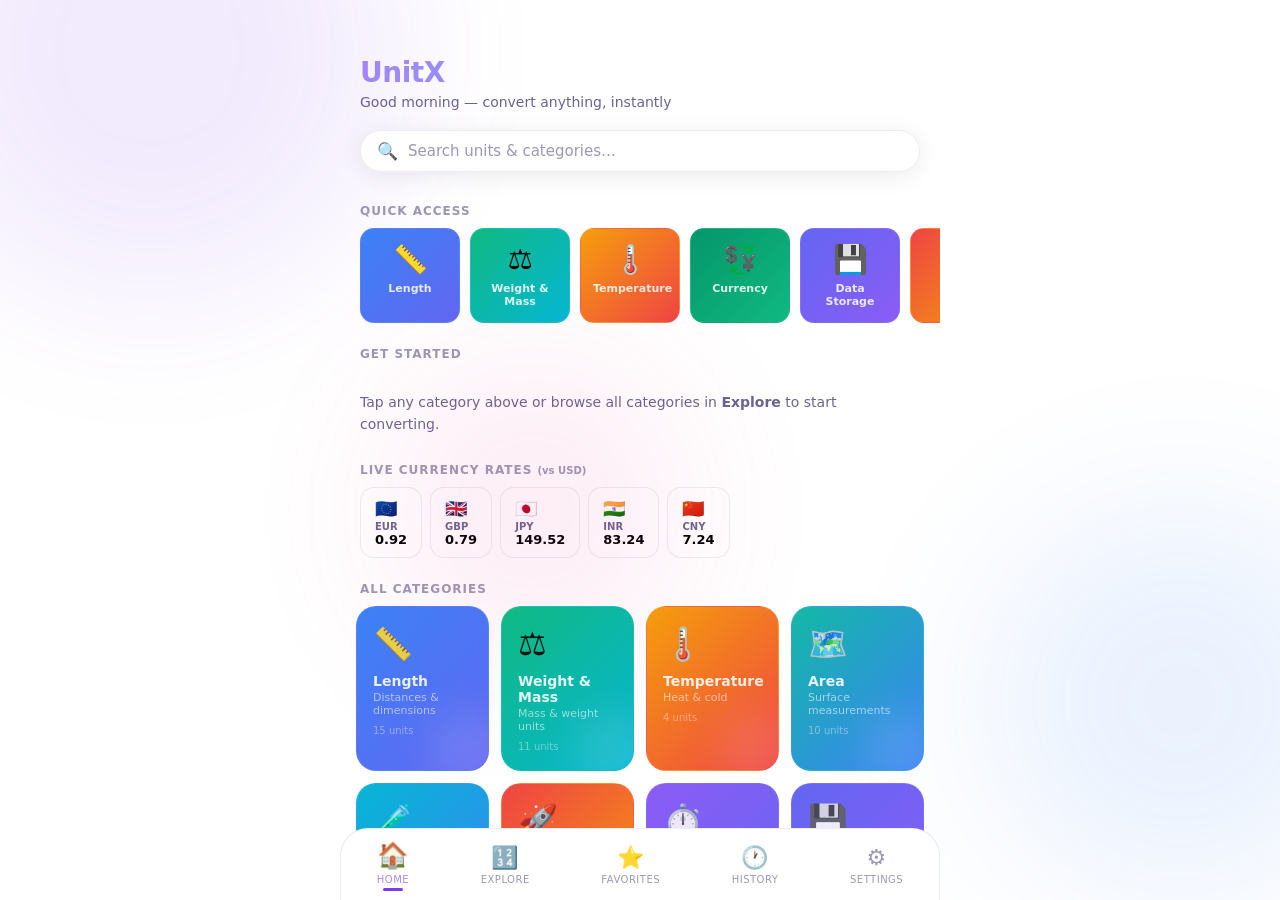
<file: index.html>
<!DOCTYPE html>
<html lang="en">
<head>
  <meta charset="UTF-8" />
  <meta name="viewport" content="width=device-width, initial-scale=1.0, viewport-fit=cover, maximum-scale=1.0" />
  <meta name="theme-color" content="#6c63ff" />
  <meta name="description" content="UnitX — The most powerful all-in-one unit converter" />
  <meta name="mobile-web-app-capable" content="yes" />
  <meta name="apple-mobile-web-app-capable" content="yes" />
  <meta name="apple-mobile-web-app-status-bar-style" content="default" />
  <meta name="apple-mobile-web-app-title" content="UnitX" />
  <title>UnitX — Unit Converter</title>
  <link rel="manifest" href="manifest.json" />
  <link rel="stylesheet" href="styles.css" />
  <link rel="icon" href="icons/icon-192.png" />
  <link rel="apple-touch-icon" href="icons/icon-192.png" />
</head>
<body>
  <div id="app" class="light">
    <div class="bg-orbs">
      <div class="orb orb-1"></div>
      <div class="orb orb-2"></div>
      <div class="orb orb-3"></div>
    </div>
    <main id="main-content"></main>
    <nav id="bottom-nav"></nav>
    <div id="toast" class="toast" aria-live="polite"></div>
    <div id="modal-overlay" class="modal-overlay hidden"></div>
  </div>
  <script src="converters.js"></script>
  <script src="app.js"></script>
</body>
</html>
</file>
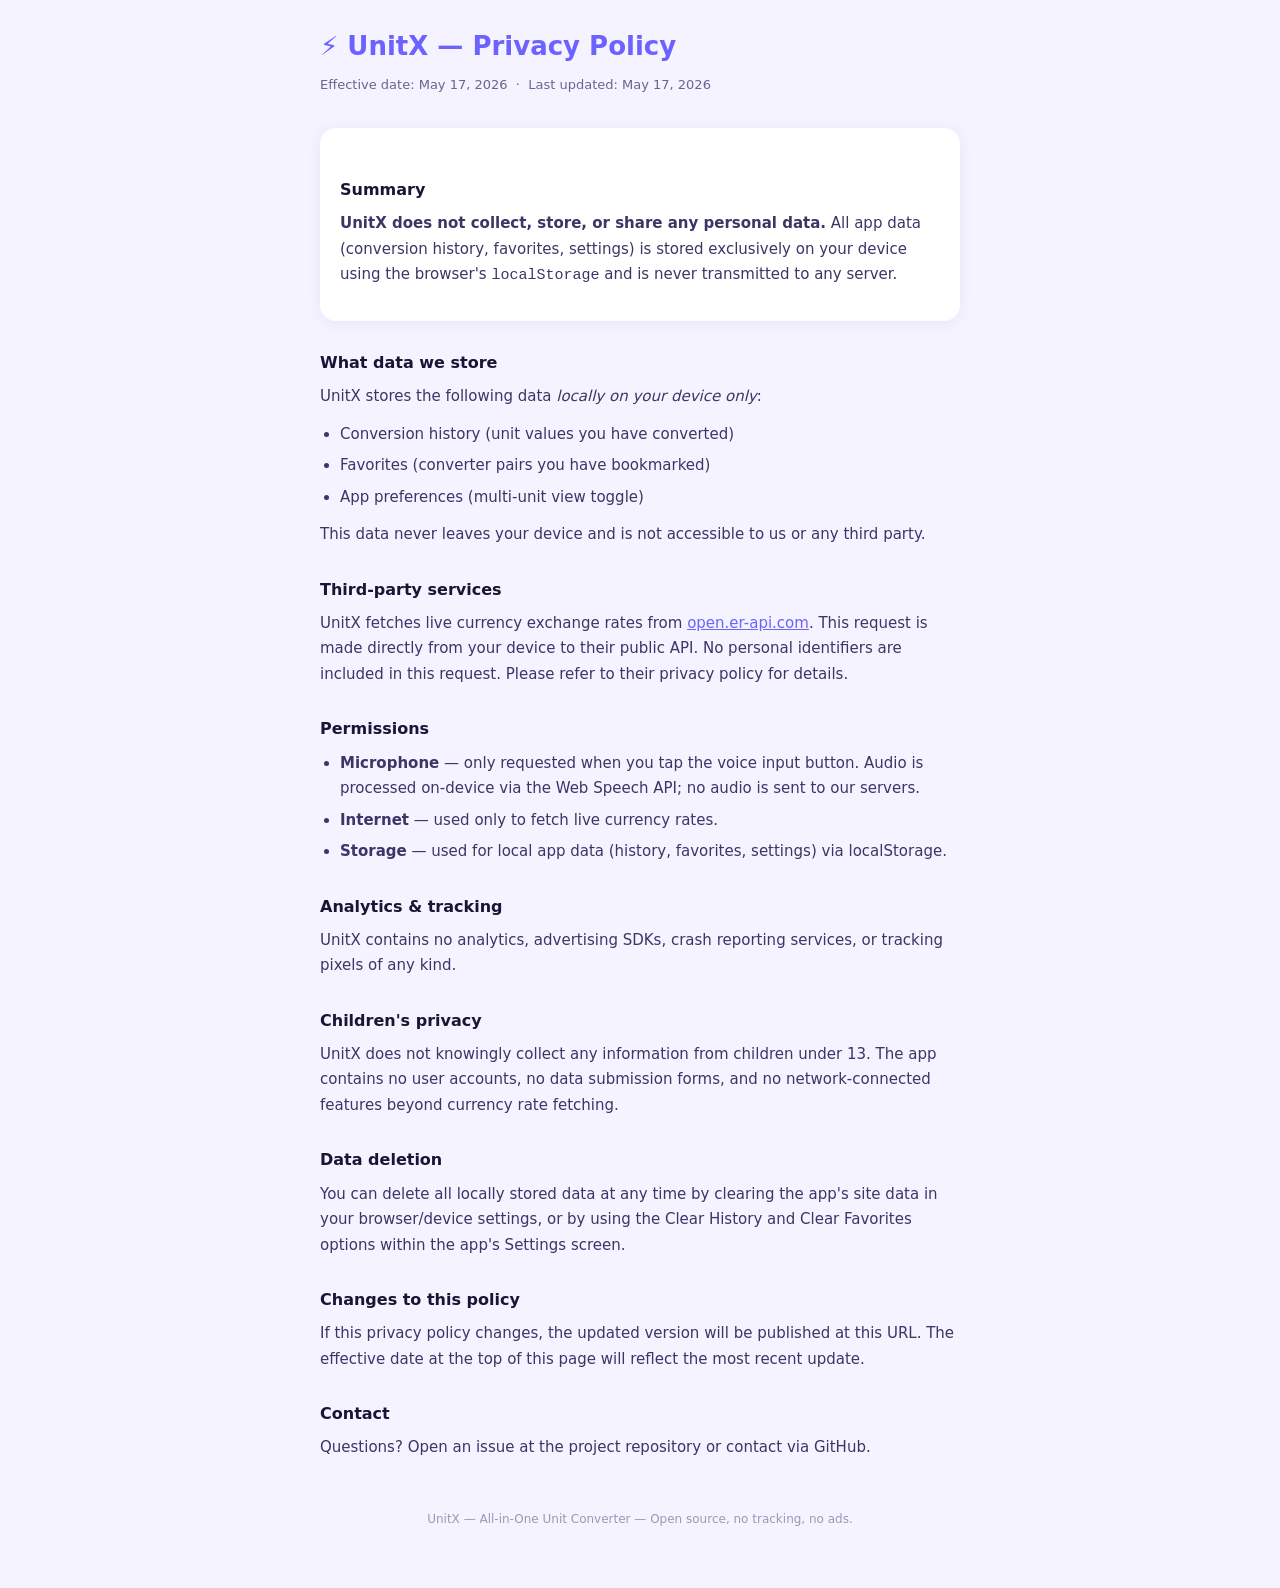
<file: privacy.html>
<!DOCTYPE html>
<html lang="en">
<head>
  <meta charset="UTF-8" />
  <meta name="viewport" content="width=device-width, initial-scale=1.0" />
  <title>Privacy Policy — UnitX</title>
  <style>
    :root { --accent: #6c63ff; }
    * { box-sizing: border-box; margin: 0; padding: 0; }
    body {
      font-family: -apple-system, BlinkMacSystemFont, 'Segoe UI', system-ui, sans-serif;
      background: #f4f3ff;
      color: #1a1535;
      padding: 24px 20px 60px;
      max-width: 680px;
      margin: 0 auto;
      line-height: 1.7;
    }
    header { margin-bottom: 32px; }
    header h1 { font-size: 26px; font-weight: 800; color: var(--accent); margin-bottom: 6px; }
    header p  { font-size: 13px; color: #6b6490; }
    h2 { font-size: 16px; font-weight: 700; margin: 28px 0 8px; color: #1a1535; }
    p  { font-size: 15px; color: #3d3566; margin-bottom: 12px; }
    ul { padding-left: 20px; margin-bottom: 12px; }
    li { font-size: 15px; color: #3d3566; margin-bottom: 6px; }
    a  { color: var(--accent); }
    .card {
      background: #fff;
      border-radius: 16px;
      padding: 20px;
      margin-top: 8px;
      box-shadow: 0 2px 16px rgba(0,0,0,.06);
    }
    footer { margin-top: 48px; font-size: 12px; color: #9c98b4; text-align: center; }
  </style>
</head>
<body>
  <header>
    <h1>⚡ UnitX — Privacy Policy</h1>
    <p>Effective date: May 17, 2026 &nbsp;·&nbsp; Last updated: May 17, 2026</p>
  </header>

  <div class="card">
    <h2>Summary</h2>
    <p><strong>UnitX does not collect, store, or share any personal data.</strong> All app data (conversion history, favorites, settings) is stored exclusively on your device using the browser's <code>localStorage</code> and is never transmitted to any server.</p>
  </div>

  <h2>What data we store</h2>
  <p>UnitX stores the following data <em>locally on your device only</em>:</p>
  <ul>
    <li>Conversion history (unit values you have converted)</li>
    <li>Favorites (converter pairs you have bookmarked)</li>
    <li>App preferences (multi-unit view toggle)</li>
  </ul>
  <p>This data never leaves your device and is not accessible to us or any third party.</p>

  <h2>Third-party services</h2>
  <p>UnitX fetches live currency exchange rates from <a href="https://open.er-api.com" target="_blank" rel="noopener">open.er-api.com</a>. This request is made directly from your device to their public API. No personal identifiers are included in this request. Please refer to their privacy policy for details.</p>

  <h2>Permissions</h2>
  <ul>
    <li><strong>Microphone</strong> — only requested when you tap the voice input button. Audio is processed on-device via the Web Speech API; no audio is sent to our servers.</li>
    <li><strong>Internet</strong> — used only to fetch live currency rates.</li>
    <li><strong>Storage</strong> — used for local app data (history, favorites, settings) via localStorage.</li>
  </ul>

  <h2>Analytics &amp; tracking</h2>
  <p>UnitX contains no analytics, advertising SDKs, crash reporting services, or tracking pixels of any kind.</p>

  <h2>Children's privacy</h2>
  <p>UnitX does not knowingly collect any information from children under 13. The app contains no user accounts, no data submission forms, and no network-connected features beyond currency rate fetching.</p>

  <h2>Data deletion</h2>
  <p>You can delete all locally stored data at any time by clearing the app's site data in your browser/device settings, or by using the Clear History and Clear Favorites options within the app's Settings screen.</p>

  <h2>Changes to this policy</h2>
  <p>If this privacy policy changes, the updated version will be published at this URL. The effective date at the top of this page will reflect the most recent update.</p>

  <h2>Contact</h2>
  <p>Questions? Open an issue at the project repository or contact via GitHub.</p>

  <footer>UnitX &mdash; All-in-One Unit Converter &mdash; Open source, no tracking, no ads.</footer>
</body>
</html>
</file>
<file: styles.css>
/* ============================================================
   UnitX — Design System & Styles
   ============================================================ */

/* ---- Custom Properties ---- */
:root {
  --accent:        #7c3aed;
  --accent-light:  #a78bfa;
  --accent-dark:   #5b21b6;
  --accent-glow:   rgba(124,58,237,.35);
  --accent-soft:   rgba(124,58,237,.12);

  --green:  #10b981;
  --blue:   #3b82f6;
  --orange: #f59e0b;
  --red:    #ef4444;
  --pink:   #ec4899;
  --cyan:   #06b6d4;

  --radius-sm:  8px;
  --radius-md:  14px;
  --radius-lg:  20px;
  --radius-xl:  28px;
  --radius-2xl: 40px;

  --nav-h: 72px;
  --safe-bottom: env(safe-area-inset-bottom, 0px);

  --font: -apple-system, BlinkMacSystemFont, 'Segoe UI', system-ui, sans-serif;
  --mono: 'SF Mono', 'Cascadia Code', 'Fira Code', monospace;

  --ease: cubic-bezier(.4,0,.2,1);
  --spring: cubic-bezier(.34,1.56,.64,1);
}

/* ---- Dark Mode (default) ---- */
.dark {
  --bg:        #0a0a12;
  --bg2:       #11111e;
  --bg3:       #181826;
  --card:      rgba(255,255,255,.04);
  --card-solid:#16162a;
  --border:    rgba(255,255,255,.07);
  --border2:   rgba(255,255,255,.12);
  --text:      #f1f0ff;
  --text2:     #9590b8;
  --text3:     #5d5878;
  --shadow:    0 4px 32px rgba(0,0,0,.6);
  --shadow-lg: 0 20px 60px rgba(0,0,0,.8);
  --glass:     rgba(255,255,255,.04);
  --glass-b:   rgba(255,255,255,.08);
}

/* ---- Light Mode ---- */
.light {
  --bg:        #f4f3ff;
  --bg2:       #ffffff;
  --bg3:       #ede9fe;
  --card:      rgba(255,255,255,.8);
  --card-solid:#ffffff;
  --border:    rgba(0,0,0,.07);
  --border2:   rgba(0,0,0,.13);
  --text:      #1a1535;
  --text2:     #6b6490;
  --text3:     #9c98b4;
  --shadow:    0 4px 24px rgba(0,0,0,.08);
  --shadow-lg: 0 20px 60px rgba(0,0,0,.14);
  --glass:     rgba(255,255,255,.7);
  --glass-b:   rgba(255,255,255,.9);
}

/* ---- Reset ---- */
*, *::before, *::after { box-sizing: border-box; margin: 0; padding: 0; }
html { font-size: 16px; -webkit-tap-highlight-color: transparent; scroll-behavior: smooth; }
body { background: var(--bg); color: var(--text); font-family: var(--font); overflow: hidden; height: 100dvh; }
button { cursor: pointer; border: none; background: none; font-family: inherit; color: inherit; }
input { font-family: inherit; color: inherit; background: none; border: none; outline: none; }
ul, ol { list-style: none; }
a { color: inherit; text-decoration: none; }
img, svg { display: block; }

/* ---- App Shell ---- */
#app { position: relative; width: 100%; height: 100dvh; overflow: hidden; display: flex; flex-direction: column; }
#main-content {
  flex: 1;
  overflow-y: auto;
  overflow-x: hidden;
  -webkit-overflow-scrolling: touch;
  scrollbar-width: thin;
  scrollbar-color: var(--border2) transparent;
  padding-bottom: calc(var(--nav-h) + var(--safe-bottom) + 12px);
}
#main-content::-webkit-scrollbar { width: 4px; }
#main-content::-webkit-scrollbar-track { background: transparent; }
#main-content::-webkit-scrollbar-thumb { background: var(--border2); border-radius: 2px; }

/* ---- Background Orbs ---- */
.bg-orbs { position: fixed; inset: 0; pointer-events: none; z-index: 0; overflow: hidden; }
.orb {
  position: absolute;
  border-radius: 50%;
  filter: blur(80px);
  opacity: .18;
  animation: orb-drift 20s ease-in-out infinite alternate;
}
.orb-1 { width: 500px; height: 500px; background: #7c3aed; top: -200px; left: -100px; animation-delay: 0s; }
.orb-2 { width: 400px; height: 400px; background: #3b82f6; bottom: 0; right: -100px; animation-delay: -7s; }
.orb-3 { width: 300px; height: 300px; background: #ec4899; top: 40%; left: 30%; animation-delay: -14s; }
.light .orb { opacity: .1; }
@keyframes orb-drift {
  from { transform: translate(0,0) scale(1); }
  to   { transform: translate(30px,40px) scale(1.1); }
}

/* ---- Bottom Nav ---- */
#bottom-nav {
  position: fixed;
  bottom: 0; left: 0; right: 0;
  height: calc(var(--nav-h) + var(--safe-bottom));
  padding-bottom: var(--safe-bottom);
  background: var(--bg2);
  border-top: 1px solid var(--border);
  display: flex;
  align-items: center;
  justify-content: space-around;
  z-index: 100;
  backdrop-filter: blur(20px);
  -webkit-backdrop-filter: blur(20px);
}
.nav-item {
  display: flex; flex-direction: column; align-items: center;
  gap: 4px; padding: 8px 16px;
  border-radius: var(--radius-md);
  transition: all .2s var(--ease);
  position: relative;
  color: var(--text3);
  font-size: 10px; font-weight: 500;
  text-transform: uppercase; letter-spacing: .5px;
  min-width: 60px;
}
.nav-item .nav-icon { font-size: 22px; transition: transform .3s var(--spring); }
.nav-item.active { color: var(--accent-light); }
.nav-item.active .nav-icon { transform: scale(1.15) translateY(-2px); }
.nav-item.active::after {
  content: '';
  position: absolute;
  bottom: 2px; left: 50%; transform: translateX(-50%);
  width: 20px; height: 3px;
  background: var(--accent);
  border-radius: 2px;
}
.nav-item:active { transform: scale(.92); }

/* ---- Screens ---- */
.screen { animation: screen-in .3s var(--ease); min-height: 100%; }
@keyframes screen-in {
  from { opacity: 0; transform: translateY(8px); }
  to   { opacity: 1; transform: translateY(0); }
}

/* ---- Typography ---- */
.heading-xl { font-size: 28px; font-weight: 800; letter-spacing: -.5px; line-height: 1.2; }
.heading-lg { font-size: 22px; font-weight: 700; letter-spacing: -.3px; }
.heading-md { font-size: 17px; font-weight: 600; letter-spacing: -.2px; }
.heading-sm { font-size: 14px; font-weight: 600; }
.text-sm    { font-size: 13px; }
.text-xs    { font-size: 11px; }
.muted      { color: var(--text2); }
.muted2     { color: var(--text3); }

/* ---- Page Header ---- */
.page-header {
  padding: 56px 20px 16px;
  position: sticky; top: 0; z-index: 10;
  background: var(--bg);
}
.page-header-inner {
  display: flex; align-items: flex-end; justify-content: space-between;
}

/* ---- Search Bar ---- */
.search-wrap { padding: 0 20px 12px; position: sticky; top: 108px; z-index: 9; }
.search-bar {
  display: flex; align-items: center; gap: 10px;
  background: var(--card-solid);
  border: 1px solid var(--border);
  border-radius: var(--radius-xl);
  padding: 10px 16px;
  transition: all .2s;
  box-shadow: var(--shadow);
}
.search-bar:focus-within {
  border-color: var(--accent);
  box-shadow: 0 0 0 3px var(--accent-soft), var(--shadow);
}
.search-bar .icon { font-size: 17px; flex-shrink: 0; }
.search-input { flex: 1; font-size: 15px; background: none; }
.search-input::placeholder { color: var(--text3); }
.search-clear { font-size: 18px; color: var(--text3); transition: color .15s; padding: 2px; }
.search-clear:hover { color: var(--text); }

/* ---- Cards ---- */
.card {
  background: var(--card);
  border: 1px solid var(--border);
  border-radius: var(--radius-lg);
  backdrop-filter: blur(16px);
  -webkit-backdrop-filter: blur(16px);
}
.card-solid {
  background: var(--card-solid);
  border: 1px solid var(--border);
  border-radius: var(--radius-lg);
  box-shadow: var(--shadow);
}

/* ---- Category Grid ---- */
.categories-grid {
  display: grid;
  grid-template-columns: repeat(2, 1fr);
  gap: 12px;
  padding: 0 16px 16px;
}
.category-card {
  position: relative;
  border-radius: var(--radius-lg);
  padding: 18px 16px;
  cursor: pointer;
  overflow: hidden;
  transition: transform .2s var(--spring), box-shadow .2s;
  border: 1px solid rgba(255,255,255,.08);
}
.category-card::before {
  content: '';
  position: absolute;
  inset: 0;
  background: inherit;
  opacity: .12;
  transition: opacity .2s;
}
.category-card:hover { transform: translateY(-2px); box-shadow: 0 12px 40px rgba(0,0,0,.4); }
.category-card:active { transform: scale(.96); }
.category-card .cat-icon { font-size: 32px; margin-bottom: 10px; display: block; }
.category-card .cat-name { font-size: 14px; font-weight: 700; color: #fff; }
.category-card .cat-desc { font-size: 11px; color: rgba(255,255,255,.65); margin-top: 2px; }
.category-card .cat-count { font-size: 10px; color: rgba(255,255,255,.45); margin-top: 8px; }
.category-card .cat-glow {
  position: absolute;
  width: 80px; height: 80px;
  border-radius: 50%;
  right: -20px; bottom: -20px;
  background: rgba(255,255,255,.12);
  filter: blur(20px);
}

/* ---- Home Screen ---- */
.home-greeting { padding: 56px 20px 8px; }
.home-subtitle { color: var(--text2); font-size: 14px; margin-top: 4px; }

.section-label {
  font-size: 12px; font-weight: 700; text-transform: uppercase;
  letter-spacing: 1px; color: var(--text3);
  padding: 0 20px; margin-bottom: 10px; margin-top: 20px;
}

/* Quick access horizontal scroll */
.quick-scroll { overflow-x: auto; display: flex; gap: 10px; padding: 0 20px 4px; scrollbar-width: none; }
.quick-scroll::-webkit-scrollbar { display: none; }
.quick-card {
  flex-shrink: 0; width: 100px;
  border-radius: var(--radius-md);
  padding: 14px 12px;
  cursor: pointer;
  text-align: center;
  transition: transform .2s var(--spring);
  border: 1px solid rgba(255,255,255,.08);
  position: relative; overflow: hidden;
}
.quick-card:hover { transform: translateY(-2px); }
.quick-card:active { transform: scale(.94); }
.quick-card .q-icon { font-size: 28px; margin-bottom: 6px; }
.quick-card .q-name { font-size: 11px; font-weight: 600; color: rgba(255,255,255,.85); }

/* Recent card */
.recent-item {
  display: flex; align-items: center; gap: 12px;
  padding: 12px 16px;
  border-radius: var(--radius-md);
  cursor: pointer;
  transition: background .15s;
  margin: 0 12px;
  border-radius: var(--radius-md);
}
.recent-item:hover { background: var(--card); }
.recent-item:active { background: var(--border); }
.recent-icon { width: 36px; height: 36px; border-radius: 10px; display: flex; align-items: center; justify-content: center; font-size: 18px; flex-shrink: 0; }
.recent-info { flex: 1; min-width: 0; }
.recent-conversion { font-size: 13px; font-weight: 600; white-space: nowrap; overflow: hidden; text-overflow: ellipsis; }
.recent-value { font-size: 11px; color: var(--text2); margin-top: 1px; }
.recent-time { font-size: 10px; color: var(--text3); flex-shrink: 0; }

/* Currency strip */
.currency-strip { display: flex; gap: 8px; overflow-x: auto; padding: 0 20px 4px; scrollbar-width: none; }
.currency-strip::-webkit-scrollbar { display: none; }
.currency-chip {
  flex-shrink: 0;
  background: var(--card-solid);
  border: 1px solid var(--border);
  border-radius: var(--radius-md);
  padding: 10px 14px;
  cursor: pointer;
  transition: all .15s;
}
.currency-chip:hover { border-color: var(--accent); }
.currency-chip .cc-flag { font-size: 18px; }
.currency-chip .cc-code { font-size: 10px; font-weight: 700; color: var(--text2); margin-top: 2px; }
.currency-chip .cc-rate { font-size: 13px; font-weight: 600; }

/* ---- Converter Screen ---- */
.converter-screen { display: flex; flex-direction: column; min-height: 100%; }
.converter-header {
  display: flex; align-items: center; gap: 12px;
  padding: 52px 16px 16px;
  position: sticky; top: 0; z-index: 10;
  background: var(--bg);
}
.back-btn {
  width: 44px; height: 44px;
  border-radius: 12px;
  background: var(--card-solid);
  border: 1px solid var(--border);
  display: flex; align-items: center; justify-content: center;
  font-size: 18px;
  transition: all .15s;
  flex-shrink: 0;
}
.back-btn:hover { background: var(--border); }
.back-btn:active { transform: scale(.9); }
.conv-header-icon { font-size: 28px; }
.conv-header-title { flex: 1; }
.conv-header-name { font-size: 18px; font-weight: 700; }
.conv-header-sub  { font-size: 12px; color: var(--text2); }
.fav-btn { width: 44px; height: 44px; border-radius: 12px; display: flex; align-items: center; justify-content: center; font-size: 20px; transition: transform .2s var(--spring); }
.fav-btn:active { transform: scale(.85); }
.fav-btn.active { color: #f59e0b; }

/* Converter input area */
.conv-body { padding: 0 16px; }
.unit-panel {
  background: var(--card-solid);
  border: 1px solid var(--border);
  border-radius: var(--radius-xl);
  padding: 16px 20px;
  margin-bottom: 8px;
  position: relative;
  transition: border-color .2s;
}
.unit-panel.focused { border-color: var(--accent); box-shadow: 0 0 0 3px var(--accent-soft); }
.unit-label { font-size: 11px; font-weight: 700; text-transform: uppercase; letter-spacing: .8px; color: var(--text3); margin-bottom: 8px; }
.unit-selector-row { display: flex; align-items: center; gap: 8px; margin-bottom: 12px; }
.unit-select {
  flex: 1;
  background: var(--bg3);
  border: 1px solid var(--border);
  border-radius: var(--radius-md);
  padding: 8px 12px;
  font-size: 14px; font-weight: 600;
  color: var(--text);
  cursor: pointer;
  transition: all .15s;
  -webkit-appearance: none;
  background-image: url("data:image/svg+xml,%3Csvg xmlns='http://www.w3.org/2000/svg' width='12' height='8' viewBox='0 0 12 8'%3E%3Cpath d='M1 1l5 5 5-5' stroke='%236b7280' stroke-width='1.5' fill='none' stroke-linecap='round'/%3E%3C/svg%3E");
  background-repeat: no-repeat;
  background-position: right 10px center;
  padding-right: 30px;
}
.unit-select:focus { border-color: var(--accent); outline: none; box-shadow: 0 0 0 2px var(--accent-soft); }
.unit-input {
  width: 100%;
  font-size: 36px;
  font-weight: 800;
  font-variant-numeric: tabular-nums;
  letter-spacing: -1px;
  color: var(--text);
  caret-color: var(--accent);
  transition: color .15s;
}
.unit-input::placeholder { color: var(--text3); }
.unit-result {
  font-size: 36px;
  font-weight: 800;
  font-variant-numeric: tabular-nums;
  letter-spacing: -1px;
  color: var(--accent-light);
  min-height: 44px;
  display: flex; align-items: center;
  word-break: break-all;
}
.copy-btn {
  position: absolute; right: 16px; bottom: 14px;
  background: var(--accent-soft);
  border: 1px solid var(--accent);
  color: var(--accent-light);
  border-radius: var(--radius-sm);
  padding: 4px 10px;
  font-size: 11px; font-weight: 600;
  transition: all .15s;
  opacity: 0;
  pointer-events: none;
}
.unit-panel:hover .copy-btn,
.copy-btn.show { opacity: 1; pointer-events: all; }
.copy-btn:hover { background: var(--accent); color: #fff; }
.copy-btn:active { transform: scale(.93); }

/* Swap button */
.swap-row { display: flex; align-items: center; justify-content: center; margin: 4px 0; gap: 12px; }
.divider-line { flex: 1; height: 1px; background: var(--border); }
.swap-btn {
  width: 44px; height: 44px;
  border-radius: 50%;
  background: var(--card-solid);
  border: 1px solid var(--border2);
  display: flex; align-items: center; justify-content: center;
  font-size: 20px;
  transition: all .3s var(--spring);
  box-shadow: var(--shadow);
}
.swap-btn:hover { background: var(--accent); border-color: var(--accent); box-shadow: 0 4px 20px var(--accent-glow); }
.swap-btn:active { transform: rotate(180deg) scale(.88); }
.swap-btn.spinning { animation: spin .4s var(--spring); }
@keyframes spin { from { transform: rotate(0deg); } to { transform: rotate(180deg); } }

/* Multi-convert table */
.multi-section { padding: 16px 16px 8px; }
.multi-header { display: flex; align-items: center; justify-content: space-between; margin-bottom: 10px; }
.multi-toggle {
  font-size: 11px; font-weight: 600; color: var(--accent-light);
  background: var(--accent-soft);
  border: 1px solid var(--accent);
  border-radius: var(--radius-sm);
  padding: 4px 10px;
  transition: all .15s;
}
.multi-toggle:active { transform: scale(.95); }
.multi-grid { display: flex; flex-direction: column; gap: 4px; }
.multi-row {
  display: flex; align-items: center;
  padding: 10px 14px;
  border-radius: var(--radius-md);
  background: var(--card);
  border: 1px solid transparent;
  transition: all .15s;
  cursor: pointer;
}
.multi-row:hover { background: var(--card-solid); border-color: var(--border); }
.multi-row.highlighted { border-color: var(--accent); background: var(--accent-soft); }
.multi-row:active { transform: scale(.98); }
.multi-unit { font-size: 12px; font-weight: 600; color: var(--text2); min-width: 50px; }
.multi-name { font-size: 12px; color: var(--text3); flex: 1; padding: 0 8px; white-space: nowrap; overflow: hidden; text-overflow: ellipsis; }
.multi-value { font-size: 14px; font-weight: 700; font-variant-numeric: tabular-nums; color: var(--text); text-align: right; }
.multi-copy { font-size: 14px; color: var(--text3); padding: 0 4px; opacity: 0; transition: opacity .15s; }
.multi-row:hover .multi-copy { opacity: 1; }

/* ---- Favorites Screen ---- */
.fav-empty { display: flex; flex-direction: column; align-items: center; justify-content: center; padding: 60px 40px; gap: 12px; }
.fav-empty-icon { font-size: 60px; opacity: .4; }
.fav-empty-text { font-size: 16px; font-weight: 600; color: var(--text2); }
.fav-empty-sub  { font-size: 13px; color: var(--text3); text-align: center; line-height: 1.5; }
.fav-grid { display: flex; flex-direction: column; gap: 8px; padding: 0 16px; }
.fav-item {
  display: flex; align-items: center; gap: 14px;
  background: var(--card-solid);
  border: 1px solid var(--border);
  border-radius: var(--radius-lg);
  padding: 14px 16px;
  cursor: pointer;
  transition: all .15s;
}
.fav-item:hover { transform: translateX(3px); border-color: var(--border2); }
.fav-item:active { transform: scale(.98); }
.fav-cat-icon { width: 42px; height: 42px; border-radius: 12px; display: flex; align-items: center; justify-content: center; font-size: 22px; flex-shrink: 0; }
.fav-info { flex: 1; min-width: 0; }
.fav-name { font-size: 14px; font-weight: 700; }
.fav-pair { font-size: 12px; color: var(--text2); margin-top: 2px; }
.fav-remove { font-size: 18px; color: var(--text3); padding: 4px; transition: color .15s; }
.fav-remove:hover { color: var(--red); }

/* ---- History Screen ---- */
.history-list { display: flex; flex-direction: column; gap: 6px; padding: 0 16px; }
.hist-item {
  display: flex; align-items: center; gap: 12px;
  background: var(--card-solid);
  border: 1px solid var(--border);
  border-radius: var(--radius-md);
  padding: 12px 14px;
  cursor: pointer;
  transition: all .15s;
}
.hist-item:hover { border-color: var(--border2); }
.hist-item:active { transform: scale(.98); }
.hist-icon { width: 34px; height: 34px; border-radius: 9px; display: flex; align-items: center; justify-content: center; font-size: 17px; flex-shrink: 0; }
.hist-info { flex: 1; min-width: 0; }
.hist-expr { font-size: 13px; font-weight: 600; white-space: nowrap; overflow: hidden; text-overflow: ellipsis; }
.hist-cat  { font-size: 11px; color: var(--text3); }
.hist-time { font-size: 10px; color: var(--text3); flex-shrink: 0; }
.hist-clear { display: flex; align-items: center; justify-content: flex-end; padding: 8px 16px; }
.hist-clear-btn { font-size: 12px; color: var(--red); background: rgba(239,68,68,.1); border: 1px solid rgba(239,68,68,.2); border-radius: var(--radius-sm); padding: 6px 12px; transition: all .15s; }
.hist-clear-btn:hover { background: var(--red); color: #fff; }

/* ---- Settings Screen ---- */
.settings-section { margin: 0 16px 16px; }
.settings-title { font-size: 12px; font-weight: 700; text-transform: uppercase; letter-spacing: 1px; color: var(--text3); padding: 0 4px; margin-bottom: 8px; }
.settings-card { background: var(--card-solid); border: 1px solid var(--border); border-radius: var(--radius-lg); overflow: hidden; }
.setting-row {
  display: flex; align-items: center; gap: 14px;
  padding: 14px 16px;
  transition: background .15s;
  cursor: pointer;
}
.setting-row + .setting-row { border-top: 1px solid var(--border); }
.setting-row:hover { background: var(--card); }
.setting-row:active { background: var(--border); }
.setting-icon { width: 34px; height: 34px; border-radius: 9px; display: flex; align-items: center; justify-content: center; font-size: 18px; flex-shrink: 0; }
.setting-info { flex: 1; }
.setting-label { font-size: 14px; font-weight: 600; }
.setting-sub   { font-size: 12px; color: var(--text2); margin-top: 1px; }
.setting-right { flex-shrink: 0; color: var(--text3); font-size: 16px; }

/* Toggle Switch */
.toggle {
  position: relative;
  width: 48px; height: 26px;
  background: var(--border2);
  border-radius: 13px;
  transition: background .25s;
  cursor: pointer;
  flex-shrink: 0;
}
.toggle.on { background: var(--accent); }
.toggle::after {
  content: '';
  position: absolute;
  top: 3px; left: 3px;
  width: 20px; height: 20px;
  border-radius: 50%;
  background: #fff;
  transition: transform .25s var(--spring);
  box-shadow: 0 2px 8px rgba(0,0,0,.3);
}
.toggle.on::after { transform: translateX(22px); }

/* Version badge */
.version-badge {
  text-align: center;
  color: var(--text3); font-size: 11px;
  padding: 20px;
}

/* ---- Toast ---- */
.toast {
  position: fixed;
  bottom: calc(var(--nav-h) + 16px + var(--safe-bottom));
  left: 50%; transform: translateX(-50%) translateY(20px);
  background: var(--card-solid);
  border: 1px solid var(--border2);
  border-radius: var(--radius-xl);
  padding: 10px 20px;
  font-size: 13px; font-weight: 600;
  box-shadow: var(--shadow-lg);
  z-index: 200;
  white-space: nowrap;
  pointer-events: none;
  opacity: 0;
  transition: all .3s var(--spring);
}
.toast.show { opacity: 1; transform: translateX(-50%) translateY(0); }

/* ---- Chips (unit selector pills) ---- */
.chips-scroll { overflow-x: auto; display: flex; gap: 6px; padding: 8px 0 4px; scrollbar-width: none; margin-bottom: 4px; }
.chips-scroll::-webkit-scrollbar { display: none; }
.chip {
  flex-shrink: 0;
  padding: 5px 12px;
  border-radius: var(--radius-xl);
  font-size: 12px; font-weight: 600;
  border: 1px solid var(--border);
  color: var(--text2);
  background: var(--card);
  transition: all .15s;
  cursor: pointer;
  white-space: nowrap;
}
.chip:hover { border-color: var(--border2); color: var(--text); }
.chip.selected { background: var(--accent); border-color: var(--accent); color: #fff; box-shadow: 0 4px 12px var(--accent-glow); }
.chip:active { transform: scale(.93); }

/* ---- Voice button ---- */
.voice-btn {
  width: 44px; height: 44px;
  border-radius: 50%;
  background: var(--card-solid);
  border: 1px solid var(--border);
  display: flex; align-items: center; justify-content: center;
  font-size: 16px;
  transition: all .2s;
  flex-shrink: 0;
}
.voice-btn.listening {
  background: var(--red);
  border-color: var(--red);
  animation: pulse 1.5s ease-in-out infinite;
  box-shadow: 0 0 0 0 rgba(239,68,68,.4);
}
@keyframes pulse {
  0%   { box-shadow: 0 0 0 0 rgba(239,68,68,.4); }
  70%  { box-shadow: 0 0 0 10px rgba(239,68,68,0); }
  100% { box-shadow: 0 0 0 0 rgba(239,68,68,0); }
}
.voice-btn:active { transform: scale(.88); }

/* ---- Modal ---- */
.modal-overlay {
  position: fixed; inset: 0; z-index: 150;
  background: rgba(0,0,0,.6);
  backdrop-filter: blur(8px);
  display: flex; align-items: flex-end;
  animation: fade-in .2s ease;
}
.modal-overlay.hidden { display: none; }
.modal-sheet {
  width: 100%; max-height: 80dvh;
  background: var(--bg2);
  border-radius: var(--radius-xl) var(--radius-xl) 0 0;
  border-top: 1px solid var(--border2);
  overflow: hidden;
  animation: slide-up .35s var(--spring);
}
.modal-handle { width: 40px; height: 4px; border-radius: 2px; background: var(--border2); margin: 12px auto 16px; }
.modal-list { overflow-y: auto; max-height: calc(80dvh - 60px); padding: 0 0 20px; }
.modal-item {
  display: flex; align-items: center; gap: 12px;
  padding: 12px 20px;
  cursor: pointer; transition: background .1s;
}
.modal-item:hover { background: var(--card); }
.modal-item:active { background: var(--border); }
.modal-item .mi-flag { font-size: 22px; flex-shrink: 0; width: 32px; }
.modal-item .mi-name { flex: 1; font-size: 14px; }
.modal-item .mi-symbol { font-size: 12px; font-weight: 700; color: var(--text2); }
.modal-item.selected .mi-name { color: var(--accent-light); font-weight: 700; }
.modal-item.selected::after { content: '✓'; color: var(--accent-light); font-weight: 700; margin-left: 4px; }
.modal-search { padding: 0 16px 12px; }

@keyframes fade-in  { from { opacity: 0; } to { opacity: 1; } }
@keyframes slide-up { from { transform: translateY(100%); } to { transform: translateY(0); } }

/* ---- Skeleton loader ---- */
.skeleton {
  background: linear-gradient(90deg, var(--card) 25%, var(--border) 50%, var(--card) 75%);
  background-size: 200% 100%;
  animation: shimmer 1.5s ease-in-out infinite;
  border-radius: var(--radius-sm);
}
@keyframes shimmer { 0% { background-position: 200% 0; } 100% { background-position: -200% 0; } }

/* ---- Utility ---- */
.hidden { display: none !important; }
.gradient-text {
  background: linear-gradient(135deg, var(--accent-light), #60a5fa);
  -webkit-background-clip: text;
  -webkit-text-fill-color: transparent;
  background-clip: text;
}
.flex { display: flex; }
.flex-col { display: flex; flex-direction: column; }
.items-center { align-items: center; }
.justify-between { justify-content: space-between; }
.gap-8 { gap: 8px; }
.gap-12 { gap: 12px; }
.p-16 { padding: 16px; }
.p-20 { padding: 20px; }
.mt-4 { margin-top: 4px; }
.mt-8 { margin-top: 8px; }
.mb-8 { margin-bottom: 8px; }

/* ---- Responsive ---- */
@media (min-width: 480px) {
  .categories-grid { grid-template-columns: repeat(3, 1fr); }
}
@media (min-width: 768px) {
  .categories-grid { grid-template-columns: repeat(4, 1fr); }
  #main-content { max-width: 600px; margin: 0 auto; }
  #bottom-nav { max-width: 600px; left: 50%; transform: translateX(-50%); border-radius: var(--radius-xl) var(--radius-xl) 0 0; border-left: 1px solid var(--border); border-right: 1px solid var(--border); }
}

/* ---- Confirm Modal ---- */
.confirm-sheet { padding: 0 20px 36px; }
.confirm-body { }
.confirm-msg { font-size: 16px; font-weight: 600; color: var(--text); padding: 8px 4px 24px; line-height: 1.6; }
.confirm-btns { display: flex; gap: 12px; }
.confirm-btn { flex: 1; padding: 15px; border-radius: var(--radius-lg); font-size: 15px; font-weight: 600; transition: all .15s; min-height: 52px; }
.confirm-cancel { background: var(--bg3); color: var(--text2); border: 1px solid var(--border); }
.confirm-cancel:hover { background: var(--border2); }
.confirm-ok { background: var(--red); color: #fff; border: none; box-shadow: 0 4px 16px rgba(239,68,68,.3); }
.confirm-ok:hover { background: #dc2626; }
.confirm-btn:active { transform: scale(.96); }
</file>
